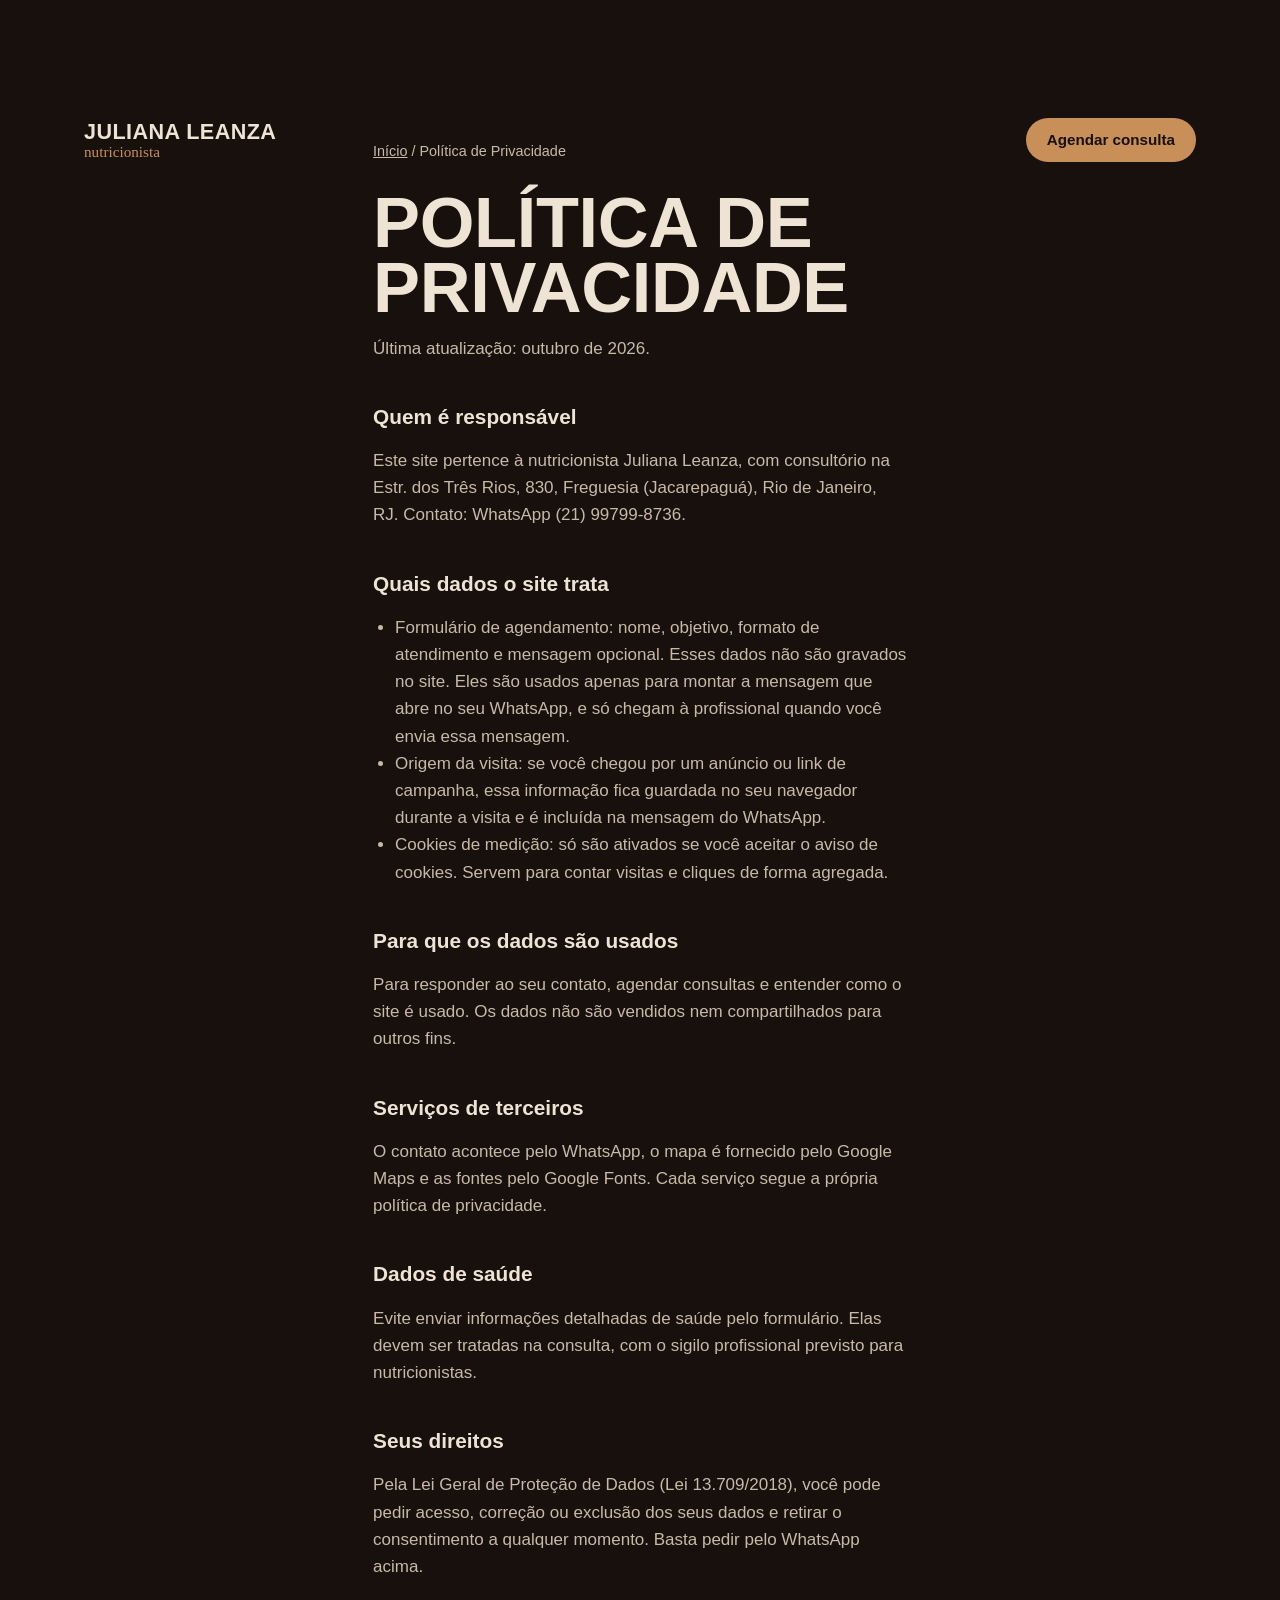
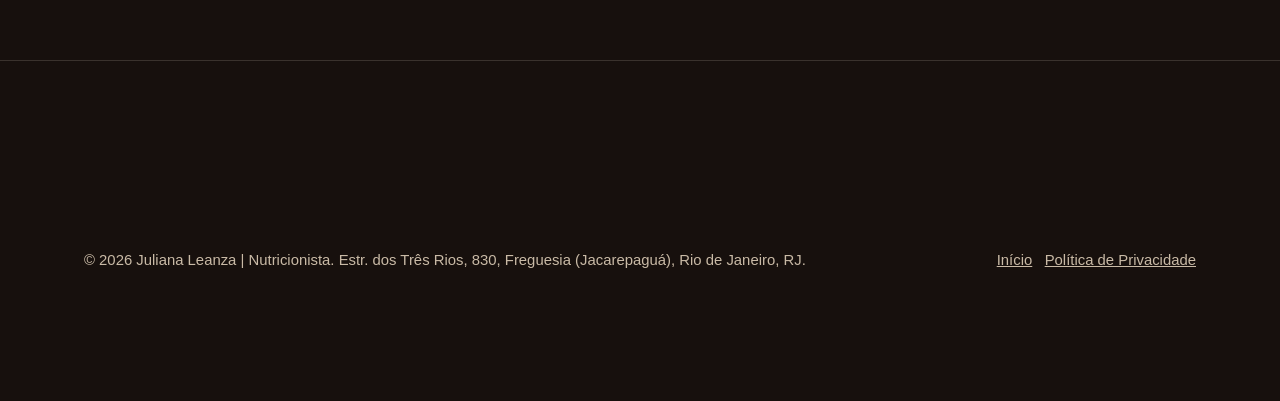
<file: privacy-policy.html>
<!doctype html>
<html lang="pt-BR">
<head>
<meta charset="utf-8">
<meta name="viewport" content="width=device-width, initial-scale=1, viewport-fit=cover">
<title>Política de Privacidade | Juliana Leanza Nutricionista</title>
<meta name="description" content="Como o site da nutricionista Juliana Leanza trata dados pessoais: formulário, WhatsApp, cookies de medição e direitos previstos na LGPD.">
<link rel="canonical" href="https://DOMINIO-A-DEFINIR/privacy-policy.html">
<meta name="robots" content="index,follow">
<meta name="theme-color" content="#17100d">
<meta name="referrer" content="strict-origin-when-cross-origin">
<meta http-equiv="Content-Security-Policy" content="default-src 'self'; script-src 'self' https://www.googletagmanager.com; style-src 'self' 'unsafe-inline' https://fonts.googleapis.com; font-src https://fonts.gstatic.com; img-src 'self' data: https://*.google-analytics.com; connect-src 'self' https://*.google-analytics.com https://*.analytics.google.com; base-uri 'self'; form-action 'self'; object-src 'none'">
<meta property="og:type" content="website">
<meta property="og:locale" content="pt_BR">
<meta property="og:title" content="Política de Privacidade | Juliana Leanza Nutricionista">
<meta property="og:description" content="Como o site da nutricionista Juliana Leanza trata dados pessoais: formulário, WhatsApp, cookies de medição e direitos previstos na LGPD.">
<meta property="og:url" content="https://DOMINIO-A-DEFINIR/privacy-policy.html">
<meta property="og:image" content="https://DOMINIO-A-DEFINIR/assets/img/og-juliana-leanza.jpg">
<link rel="icon" href="favicon.svg" type="image/svg+xml">
<link rel="preconnect" href="https://fonts.googleapis.com">
<link rel="preconnect" href="https://fonts.gstatic.com" crossorigin>
<link rel="stylesheet" href="https://fonts.googleapis.com/css2?family=Archivo:wdth,wght@62..125,400..900&family=Instrument+Serif:ital@0;1&display=swap">
<link rel="stylesheet" href="assets/css/site.css">
</head>
<body class="page" data-page="privacidade">
<a class="skip" href="#conteudo">Pular para o conteúdo</a>
<header class="site-header is-solid">
  <div class="wrap">
    <a class="brand" href="./" aria-label="Juliana Leanza, nutricionista: início">Juliana Leanza<span>nutricionista</span></a>
    <nav class="nav" aria-label="Principal" style="display:flex;position:static;flex-direction:row;padding:0;border:0;background:none"><a class="btn btn-copper" href="https://wa.me/5521997998736" data-wa="menu" style="margin:0">Agendar consulta</a></nav>
  </div>
</header>
<main id="conteudo" style="align-items:flex-start">
  <div class="wrap prose">
    <nav class="crumbs" aria-label="Você está em"><a href="./">Início</a> / Política de Privacidade</nav>
    <h1 class="display">Política de Privacidade</h1>
    <p>Última atualização: outubro de 2026.</p>
    <h2>Quem é responsável</h2>
    <p>Este site pertence à nutricionista Juliana Leanza, com consultório na Estr. dos Três Rios, 830, Freguesia (Jacarepaguá), Rio de Janeiro, RJ. Contato: WhatsApp (21) 99799-8736.</p>
    <h2>Quais dados o site trata</h2>
    <ul>
      <li>Formulário de agendamento: nome, objetivo, formato de atendimento e mensagem opcional. Esses dados não são gravados no site. Eles são usados apenas para montar a mensagem que abre no seu WhatsApp, e só chegam à profissional quando você envia essa mensagem.</li>
      <li>Origem da visita: se você chegou por um anúncio ou link de campanha, essa informação fica guardada no seu navegador durante a visita e é incluída na mensagem do WhatsApp.</li>
      <li>Cookies de medição: só são ativados se você aceitar o aviso de cookies. Servem para contar visitas e cliques de forma agregada.</li>
    </ul>
    <h2>Para que os dados são usados</h2>
    <p>Para responder ao seu contato, agendar consultas e entender como o site é usado. Os dados não são vendidos nem compartilhados para outros fins.</p>
    <h2>Serviços de terceiros</h2>
    <p>O contato acontece pelo WhatsApp, o mapa é fornecido pelo Google Maps e as fontes pelo Google Fonts. Cada serviço segue a própria política de privacidade.</p>
    <h2>Dados de saúde</h2>
    <p>Evite enviar informações detalhadas de saúde pelo formulário. Elas devem ser tratadas na consulta, com o sigilo profissional previsto para nutricionistas.</p>
    <h2>Seus direitos</h2>
    <p>Pela Lei Geral de Proteção de Dados (Lei 13.709/2018), você pode pedir acesso, correção ou exclusão dos seus dados e retirar o consentimento a qualquer momento. Basta pedir pelo WhatsApp acima.</p>
  </div>
</main>
<footer class="site-footer" style="padding-bottom:48px">
  <div class="wrap">
    <div class="footer-base" style="margin-top:0;border-top:0;padding-top:0"><span>© <span id="ano">2026</span> Juliana Leanza | Nutricionista. Estr. dos Três Rios, 830, Freguesia (Jacarepaguá), Rio de Janeiro, RJ.</span><span><a href="./">Início</a> &nbsp; <a href="privacy-policy.html">Política de Privacidade</a></span></div>
  </div>
</footer>
<script src="assets/js/site.js" defer></script>
</body>
</html>
</file>
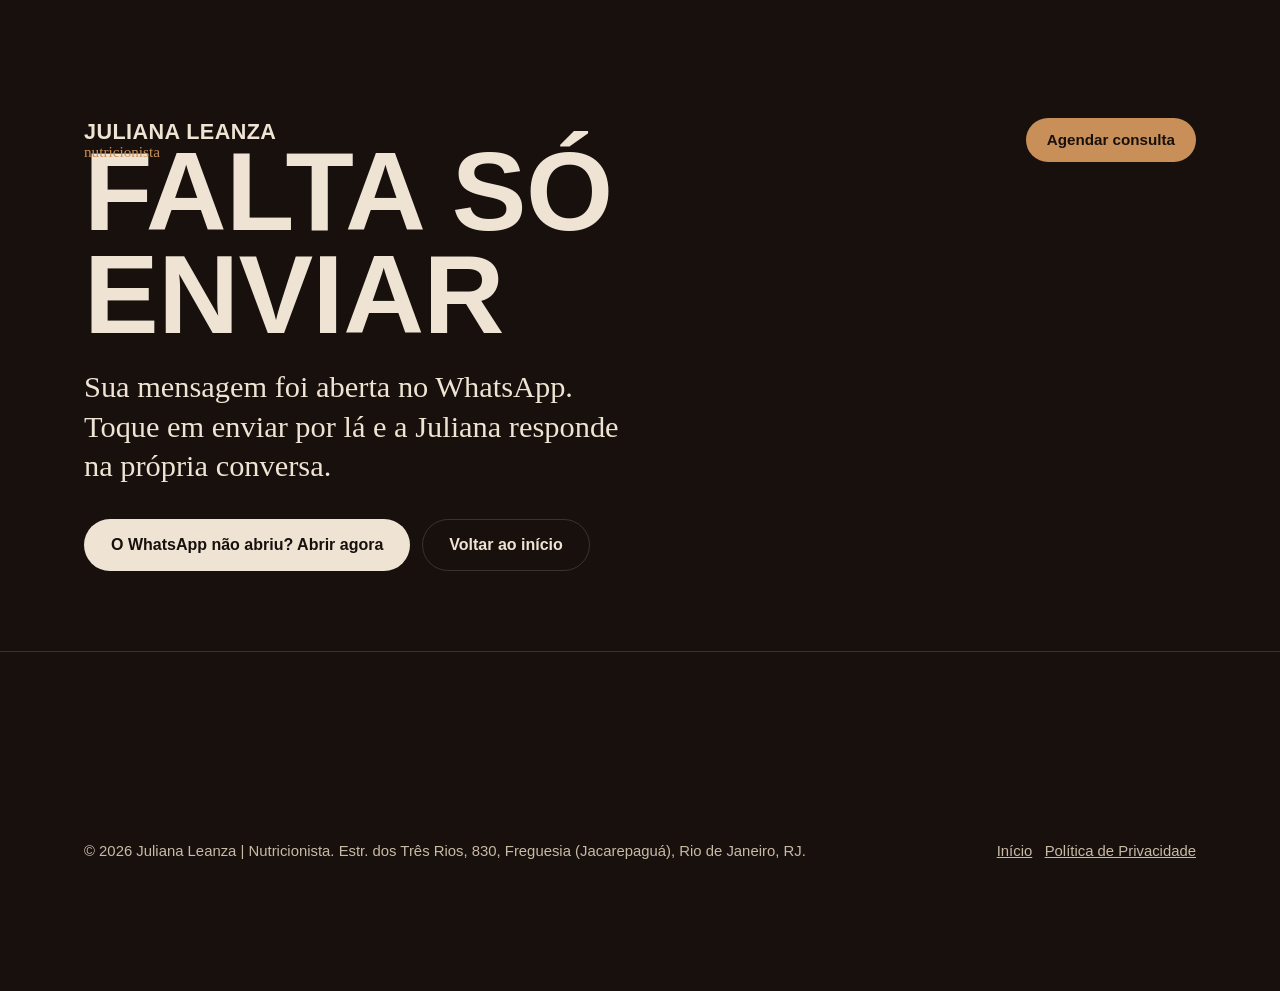
<file: thank-you.html>
<!doctype html>
<html lang="pt-BR">
<head>
<meta charset="utf-8">
<meta name="viewport" content="width=device-width, initial-scale=1, viewport-fit=cover">
<title>Mensagem pronta | Juliana Leanza Nutricionista</title>
<meta name="description" content="Sua mensagem foi preparada no WhatsApp. Envie para concluir o pedido de agendamento com a nutricionista Juliana Leanza.">
<link rel="canonical" href="https://DOMINIO-A-DEFINIR/thank-you.html">
<meta name="robots" content="noindex,follow">
<meta name="theme-color" content="#17100d">
<meta name="referrer" content="strict-origin-when-cross-origin">
<meta http-equiv="Content-Security-Policy" content="default-src 'self'; script-src 'self' https://www.googletagmanager.com; style-src 'self' 'unsafe-inline' https://fonts.googleapis.com; font-src https://fonts.gstatic.com; img-src 'self' data: https://*.google-analytics.com; connect-src 'self' https://*.google-analytics.com https://*.analytics.google.com; base-uri 'self'; form-action 'self'; object-src 'none'">
<meta property="og:type" content="website">
<meta property="og:locale" content="pt_BR">
<meta property="og:title" content="Mensagem pronta | Juliana Leanza Nutricionista">
<meta property="og:description" content="Sua mensagem foi preparada no WhatsApp. Envie para concluir o pedido de agendamento com a nutricionista Juliana Leanza.">
<meta property="og:url" content="https://DOMINIO-A-DEFINIR/thank-you.html">
<meta property="og:image" content="https://DOMINIO-A-DEFINIR/assets/img/og-juliana-leanza.jpg">
<link rel="icon" href="favicon.svg" type="image/svg+xml">
<link rel="preconnect" href="https://fonts.googleapis.com">
<link rel="preconnect" href="https://fonts.gstatic.com" crossorigin>
<link rel="stylesheet" href="https://fonts.googleapis.com/css2?family=Archivo:wdth,wght@62..125,400..900&family=Instrument+Serif:ital@0;1&display=swap">
<link rel="stylesheet" href="assets/css/site.css">
</head>
<body class="page" data-page="obrigado">
<a class="skip" href="#conteudo">Pular para o conteúdo</a>
<header class="site-header is-solid">
  <div class="wrap">
    <a class="brand" href="./" aria-label="Juliana Leanza, nutricionista: início">Juliana Leanza<span>nutricionista</span></a>
    <nav class="nav" aria-label="Principal" style="display:flex;position:static;flex-direction:row;padding:0;border:0;background:none"><a class="btn btn-copper" href="https://wa.me/5521997998736" data-wa="menu" style="margin:0">Agendar consulta</a></nav>
  </div>
</header>
<main id="conteudo">
  <div class="wrap">
    <h1 class="display">Falta só enviar</h1>
    <p class="lede">Sua mensagem foi aberta no WhatsApp. Toque em enviar por lá e a Juliana responde na própria conversa.</p>
    <div class="hero-actions">
      <a class="btn btn-primary" href="https://wa.me/5521997998736" data-wa="obrigado">O WhatsApp não abriu? Abrir agora</a>
      <a class="btn btn-ghost" href="./">Voltar ao início</a>
    </div>
  </div>
</main>
<footer class="site-footer" style="padding-bottom:48px">
  <div class="wrap">
    <div class="footer-base" style="margin-top:0;border-top:0;padding-top:0"><span>© <span id="ano">2026</span> Juliana Leanza | Nutricionista. Estr. dos Três Rios, 830, Freguesia (Jacarepaguá), Rio de Janeiro, RJ.</span><span><a href="./">Início</a> &nbsp; <a href="privacy-policy.html">Política de Privacidade</a></span></div>
  </div>
</footer>
<script src="assets/js/site.js" defer></script>
</body>
</html>
</file>
<file: assets/css/site.css>
/* Juliana Leanza | Nutricionista — folha de estilos única */
:root{
  --espresso:#17100d;
  --cocoa:#241913;
  --bark:#3b2b21;
  --cream:#efe4d3;
  --oat:#c9baa6;
  --copper:#c98f58;
  --copper-deep:#a66f3c;
  --line:rgba(239,228,211,.16);
  --display:"Archivo","Arial Narrow","Helvetica Neue",Arial,sans-serif;
  --text:"Archivo","Helvetica Neue",Arial,sans-serif;
  --serif:"Instrument Serif","Iowan Old Style",Georgia,serif;
  --gutter:clamp(20px,5vw,72px);
  --max:1240px;
  box-sizing:border-box;
  padding-top:env(safe-area-inset-top,0px);
  padding-bottom:env(safe-area-inset-bottom,0px);
}
*,*::before,*::after{box-sizing:inherit}
html{scroll-behavior:smooth;scroll-padding-top:calc(76px + env(safe-area-inset-top,0px));-webkit-text-size-adjust:100%}
body{margin:0;background:var(--espresso);color:var(--cream);font-family:var(--text);font-size:17px;line-height:1.6;font-weight:400;-webkit-font-smoothing:antialiased;overflow-x:hidden}
img,video,iframe{max-width:100%;display:block}
a{color:inherit}
h1,h2,h3,p,ul,ol,dl,dd,figure,blockquote{margin:0;padding:0}
ul,ol{list-style:none}
:focus-visible{outline:2px solid var(--copper);outline-offset:3px;border-radius:2px}
.skip{position:absolute;left:-999px;top:8px;background:var(--cream);color:var(--espresso);padding:10px 14px;z-index:100;font-weight:600}
.skip:focus{left:8px}
.wrap{width:100%;max-width:var(--max);margin-inline:auto;padding-inline:var(--gutter)}

/* tipografia */
.display{font-family:var(--display);font-stretch:68%;font-weight:800;text-transform:uppercase;line-height:.92;letter-spacing:-.005em}
.h2{font-size:clamp(2.3rem,6vw,4.6rem)}
.lede{font-family:var(--serif);font-size:clamp(1.35rem,2.4vw,1.9rem);line-height:1.3;color:var(--cream)}
.muted{color:var(--oat)}
.small{font-size:.9rem}

/* botões */
.btn{display:inline-flex;align-items:center;justify-content:center;gap:.6em;min-height:52px;padding:0 26px;border-radius:999px;font-family:var(--text);font-weight:600;font-size:1rem;text-decoration:none;border:1px solid transparent;cursor:pointer;transition:background-color .2s,color .2s,border-color .2s}
.btn-primary{background:var(--cream);color:var(--espresso)}
.btn-primary:hover{background:#fff}
.btn-copper{background:var(--copper);color:var(--espresso)}
.btn-copper:hover{background:#dba571}
.btn-ghost{border-color:var(--line);color:var(--cream);background:transparent}
.btn-ghost:hover{border-color:var(--cream)}
.btn svg{width:20px;height:20px;flex:none}
.link{color:var(--cream);text-decoration:underline;text-decoration-color:var(--copper);text-underline-offset:5px;text-decoration-thickness:1px}
.link:hover{text-decoration-thickness:2px}

/* header */
.site-header{position:fixed;inset:env(safe-area-inset-top,0px) 0 auto 0;z-index:50;transition:background-color .3s,border-color .3s;border-bottom:1px solid transparent}
.site-header.is-solid{background:rgba(23,16,13,.92);backdrop-filter:blur(10px);border-bottom-color:var(--line)}
.site-header .wrap{display:flex;align-items:center;justify-content:space-between;height:72px;gap:20px}
.brand{font-family:var(--display);font-stretch:68%;font-weight:800;text-transform:uppercase;font-size:1.35rem;letter-spacing:.02em;text-decoration:none;line-height:1}
.brand span{display:block;font-family:var(--serif);font-stretch:100%;font-weight:400;text-transform:none;font-size:.95rem;color:var(--copper);letter-spacing:0;margin-top:2px}
.nav{display:flex;align-items:center;gap:30px}
.nav a{text-decoration:none;font-size:.95rem;color:var(--oat)}
.nav a:hover{color:var(--cream)}
.nav .btn{min-height:44px;padding:0 20px;color:var(--espresso)}
.nav-toggle{display:none;background:none;border:1px solid var(--line);color:var(--cream);width:46px;height:46px;border-radius:50%;cursor:pointer;align-items:center;justify-content:center}
.nav-toggle svg{width:20px;height:20px}

/* hero */
.hero{position:relative;min-height:100svh;display:flex;align-items:flex-end;isolation:isolate;overflow:hidden;background:var(--espresso)}
.hero-media{position:absolute;inset:0;z-index:-2}
.hero-media video{width:100%;height:100%;object-fit:cover;opacity:0;transition:opacity 1.2s}
.hero-media.has-video video{opacity:.72}
.hero-flow{position:absolute;inset:-20%;filter:blur(70px);opacity:.95}
.hero-flow i{position:absolute;border-radius:50%;will-change:transform}
.hero-flow i:nth-child(1){width:55vmax;height:55vmax;left:48%;top:-8%;background:#8a4f25;animation:drift1 22s ease-in-out infinite alternate}
.hero-flow i:nth-child(2){width:46vmax;height:46vmax;left:8%;top:40%;background:#4a2a18;animation:drift2 28s ease-in-out infinite alternate}
.hero-flow i:nth-child(3){width:34vmax;height:34vmax;left:60%;top:48%;background:#c98f58;opacity:.55;animation:drift3 19s ease-in-out infinite alternate}
.hero-media.has-video .hero-flow{opacity:0;transition:opacity 1.2s}
@keyframes drift1{to{transform:translate(-18vmax,14vmax) scale(1.15)}}
@keyframes drift2{to{transform:translate(22vmax,-12vmax) scale(.9)}}
@keyframes drift3{to{transform:translate(-26vmax,-18vmax) scale(1.25)}}
.hero::after{content:"";position:absolute;inset:0;z-index:-1;background:linear-gradient(180deg,rgba(23,16,13,.55) 0%,rgba(23,16,13,.1) 35%,rgba(23,16,13,.92) 100%)}
.hero .wrap{padding-top:140px;padding-bottom:clamp(40px,7vh,84px)}
.hero h1{font-size:clamp(3.4rem,12.5vw,11.5rem);max-width:11ch}
.hero-row{display:grid;grid-template-columns:minmax(0,1.1fr) minmax(0,1fr);gap:clamp(24px,5vw,80px);align-items:end;margin-top:clamp(24px,4vh,44px);padding-top:clamp(20px,3vh,32px);border-top:1px solid var(--line)}
.hero-row p{max-width:46ch;color:var(--cream)}
.hero-actions{display:flex;flex-wrap:wrap;gap:12px;align-items:center}
.hero-proof{margin-top:16px;font-size:.92rem;color:var(--oat)}
.hero-proof a{color:inherit}
.rise{opacity:0;transform:translateY(22px);animation:rise .9s cubic-bezier(.2,.7,.2,1) forwards}
.rise.d1{animation-delay:.15s}.rise.d2{animation-delay:.35s}.rise.d3{animation-delay:.5s}
@keyframes rise{to{opacity:1;transform:none}}

/* faixa de frases */
.ticker{border-block:1px solid var(--line);padding-block:clamp(22px,4vw,44px);overflow:hidden;background:var(--cocoa)}
.ticker-track{display:flex;width:max-content;gap:clamp(36px,6vw,90px);animation:ticker 48s linear infinite}
.ticker-track span{font-family:var(--display);font-stretch:68%;font-weight:800;text-transform:uppercase;font-size:clamp(2rem,6vw,5rem);line-height:1;white-space:nowrap}
.ticker-track span:nth-child(even){color:transparent;-webkit-text-stroke:1px var(--oat)}
@keyframes ticker{to{transform:translateX(-50%)}}
.ticker-note{padding-top:14px;font-size:.88rem;color:var(--oat)}

/* seções */
.section{padding-block:clamp(72px,11vw,150px)}
.section-cream{background:var(--cream);color:var(--espresso)}
.section-cream .muted{color:#5f4c3e}
.section-cream .link{color:var(--espresso);text-decoration-color:var(--copper-deep)}
.section-cocoa{background:var(--cocoa)}
.section-head{display:grid;grid-template-columns:minmax(0,1fr) minmax(0,1fr);gap:clamp(24px,5vw,80px);align-items:end;margin-bottom:clamp(36px,6vw,72px)}
.section-head p{max-width:46ch}

/* sobre */
.about{display:grid;grid-template-columns:minmax(0,5fr) minmax(0,6fr);gap:clamp(28px,6vw,96px);align-items:start}
.about-photo{position:relative}
.about-photo img{width:100%;height:auto;border-radius:4px;aspect-ratio:5/6;object-fit:cover;object-position:50% 20%}
.about-body .lede{margin-top:clamp(20px,3vw,32px)}
.about-body .body{margin-top:20px;max-width:56ch}
.facts{margin-top:clamp(28px,4vw,44px);border-top:1px solid rgba(23,16,13,.2)}
.facts div{display:grid;grid-template-columns:150px minmax(0,1fr);gap:16px;padding-block:16px;border-bottom:1px solid rgba(23,16,13,.2)}
.facts dt{font-weight:600}
.facts dd{color:#4a392d}

/* áreas */
.areas{border-top:1px solid var(--line)}
.areas li{display:grid;grid-template-columns:minmax(0,1fr) minmax(0,1fr);gap:clamp(16px,5vw,80px);padding-block:clamp(22px,3vw,34px);border-bottom:1px solid var(--line);align-items:baseline}
.areas h3{font-family:var(--display);font-stretch:68%;font-weight:800;text-transform:uppercase;font-size:clamp(1.5rem,3.2vw,2.5rem);line-height:1}
.areas p{color:var(--oat);max-width:48ch}

/* passos */
.steps{display:grid;grid-template-columns:repeat(3,minmax(0,1fr));gap:clamp(20px,3vw,44px);counter-reset:step}
.steps li{counter-increment:step;border-top:2px solid var(--espresso);padding-top:18px}
.steps li::before{content:counter(step);font-family:var(--display);font-stretch:68%;font-weight:800;font-size:clamp(3rem,6vw,5rem);line-height:.9;display:block;color:var(--copper-deep)}
.steps h3{font-size:1.2rem;font-weight:700;margin-top:14px}
.steps p{margin-top:8px;color:#4a392d}
.steps-cta{margin-top:clamp(32px,5vw,56px)}
.section-cream .btn-primary{background:var(--espresso);color:var(--cream)}
.section-cream .btn-primary:hover{background:#000}

/* avaliações */
.reviews{display:grid;grid-template-columns:repeat(3,minmax(0,1fr));gap:clamp(24px,4vw,56px)}
.reviews blockquote{font-family:var(--serif);font-size:clamp(1.5rem,2.6vw,2.15rem);line-height:1.22;border-top:1px solid var(--line);padding-top:22px}
.reviews cite{display:block;font-family:var(--text);font-style:normal;font-size:.9rem;color:var(--oat);margin-top:18px}
.stars{color:var(--copper);letter-spacing:.2em;font-size:1rem;display:block;margin-bottom:14px}
.reviews-foot{margin-top:clamp(28px,4vw,48px);display:flex;flex-wrap:wrap;gap:12px 28px;align-items:center;color:var(--oat)}

/* local */
.place{display:grid;grid-template-columns:minmax(0,5fr) minmax(0,7fr);gap:clamp(28px,5vw,72px);align-items:stretch}
.place address{font-style:normal;font-size:1.15rem;line-height:1.5;margin-top:22px}
.place-actions{display:flex;flex-wrap:wrap;gap:12px;margin-top:26px}
.place-online{margin-top:30px;padding-top:22px;border-top:1px solid var(--line);color:var(--oat);max-width:44ch}
.map{position:relative;min-height:380px;border-radius:4px;overflow:hidden;background:var(--bark);display:flex;align-items:flex-end}
.map iframe{position:absolute;inset:0;width:100%;height:100%;border:0;filter:grayscale(.35) contrast(1.05)}
.map-fallback{padding:24px;color:var(--oat);font-size:.95rem}

/* faq */
.faq{max-width:860px}
.faq details{border-bottom:1px solid rgba(23,16,13,.2)}
.faq details:first-of-type{border-top:1px solid rgba(23,16,13,.2)}
.faq summary{cursor:pointer;list-style:none;padding:22px 44px 22px 0;font-weight:600;font-size:1.12rem;position:relative}
.faq summary::-webkit-details-marker{display:none}
.faq summary::after{content:"+";position:absolute;right:6px;top:50%;transform:translateY(-50%);font-size:1.6rem;font-weight:400;color:var(--copper-deep)}
.faq details[open] summary::after{content:"–"}
.faq details p{padding:0 0 24px;max-width:62ch;color:#4a392d}

/* contato */
.contact{display:grid;grid-template-columns:minmax(0,1fr) minmax(0,1fr);gap:clamp(28px,6vw,96px)}
.contact-list{margin-top:28px;display:grid;gap:14px}
.contact-list a{font-size:1.15rem}
.form{display:grid;gap:18px}
.field{display:grid;gap:8px}
.field label{font-weight:600;font-size:.95rem}
.field input,.field select,.field textarea{font:inherit;color:var(--cream);background:var(--espresso);border:1px solid var(--line);border-radius:6px;padding:14px 16px;min-height:52px;width:100%}
.field textarea{min-height:120px;resize:vertical}
.field input:focus,.field select:focus,.field textarea:focus{outline:2px solid var(--copper);outline-offset:1px;border-color:transparent}
.field .err{color:#f0a48a;font-size:.88rem;min-height:1.1em}
.field.invalid input,.field.invalid select{border-color:#f0a48a}
.hp{position:absolute;left:-9999px;width:1px;height:1px;overflow:hidden}
.form-note{font-size:.88rem;color:var(--oat)}
.form-status{font-weight:600;min-height:1.4em}

/* footer */
.site-footer{border-top:1px solid var(--line);padding-block:48px calc(48px + 76px);font-size:.93rem;color:var(--oat)}
.footer-grid{display:grid;grid-template-columns:minmax(0,2fr) minmax(0,1fr) minmax(0,1fr);gap:32px}
.site-footer strong{color:var(--cream);display:block;margin-bottom:8px;font-weight:600}
.site-footer a{color:var(--oat)}
.site-footer a:hover{color:var(--cream)}
.footer-base{margin-top:36px;padding-top:20px;border-top:1px solid var(--line);display:flex;flex-wrap:wrap;gap:8px 24px;justify-content:space-between}

/* CTA fixo mobile */
.sticky-cta{display:none}

/* consentimento */
.consent{position:fixed;left:16px;right:16px;bottom:calc(16px + env(safe-area-inset-bottom,0px));z-index:70;max-width:520px;background:var(--cream);color:var(--espresso);padding:18px 20px;border-radius:10px;box-shadow:0 18px 50px rgba(0,0,0,.45);font-size:.93rem}
.consent[hidden]{display:none}
.consent div{display:flex;gap:10px;margin-top:12px}
.consent .btn{min-height:44px;padding:0 18px;font-size:.93rem}
.consent .btn-primary{background:var(--espresso);color:var(--cream)}
.consent .btn-ghost{border-color:rgba(23,16,13,.3);color:var(--espresso)}

/* páginas simples */
.page{min-height:100svh;display:flex;flex-direction:column}
.page main{flex:1;display:flex;align-items:center}
.page .wrap{padding-block:140px 80px}
.page h1{font-size:clamp(2.8rem,9vw,7rem);max-width:14ch}
.page .lede{margin-top:22px;max-width:36ch}
.page .hero-actions{margin-top:32px}
.prose{max-width:70ch}
.prose h1{font-size:clamp(2.4rem,6vw,4.4rem);max-width:none}
.prose h2{font-size:1.3rem;font-weight:700;margin-top:38px}
.prose p,.prose ul{margin-top:14px;color:var(--oat)}
.prose ul{list-style:disc;padding-left:22px}
.crumbs{font-size:.9rem;color:var(--oat);margin-bottom:28px}
.crumbs a{color:var(--oat)}

/* responsivo */
@media (max-width:900px){
  .nav{position:fixed;inset:calc(72px + env(safe-area-inset-top,0px)) 0 auto 0;background:var(--espresso);flex-direction:column;align-items:stretch;gap:0;padding:8px var(--gutter) 24px;border-bottom:1px solid var(--line);display:none}
  .nav.is-open{display:flex}
  .nav a{padding:16px 0;border-bottom:1px solid var(--line);font-size:1.05rem;color:var(--cream)}
  .nav .btn{margin-top:18px;border-bottom:0}
  .nav-toggle{display:inline-flex}
  .hero-row,.section-head,.about,.place,.contact{grid-template-columns:minmax(0,1fr)}
  .areas li{grid-template-columns:minmax(0,1fr);gap:8px}
  .steps,.reviews{grid-template-columns:minmax(0,1fr)}
  .footer-grid{grid-template-columns:minmax(0,1fr)}
  .about-photo{max-width:460px}
  .facts div{grid-template-columns:110px minmax(0,1fr)}
  .sticky-cta{display:flex;position:fixed;left:0;right:0;bottom:0;z-index:60;padding:10px 14px calc(10px + env(safe-area-inset-bottom,0px));background:rgba(23,16,13,.94);backdrop-filter:blur(10px);border-top:1px solid var(--line);transform:translateY(110%);transition:transform .3s}
  .sticky-cta.is-on{transform:none}
  .sticky-cta .btn{width:100%}
  .hero .wrap{padding-top:120px}
  .map{min-height:300px}
}
@media (prefers-reduced-motion:reduce){
  html{scroll-behavior:auto}
  .rise{animation:none;opacity:1;transform:none}
  .ticker-track,.hero-flow i{animation:none}
  .ticker{overflow-x:auto}
}
.section-cream .lede{color:var(--espresso)}
</file>
